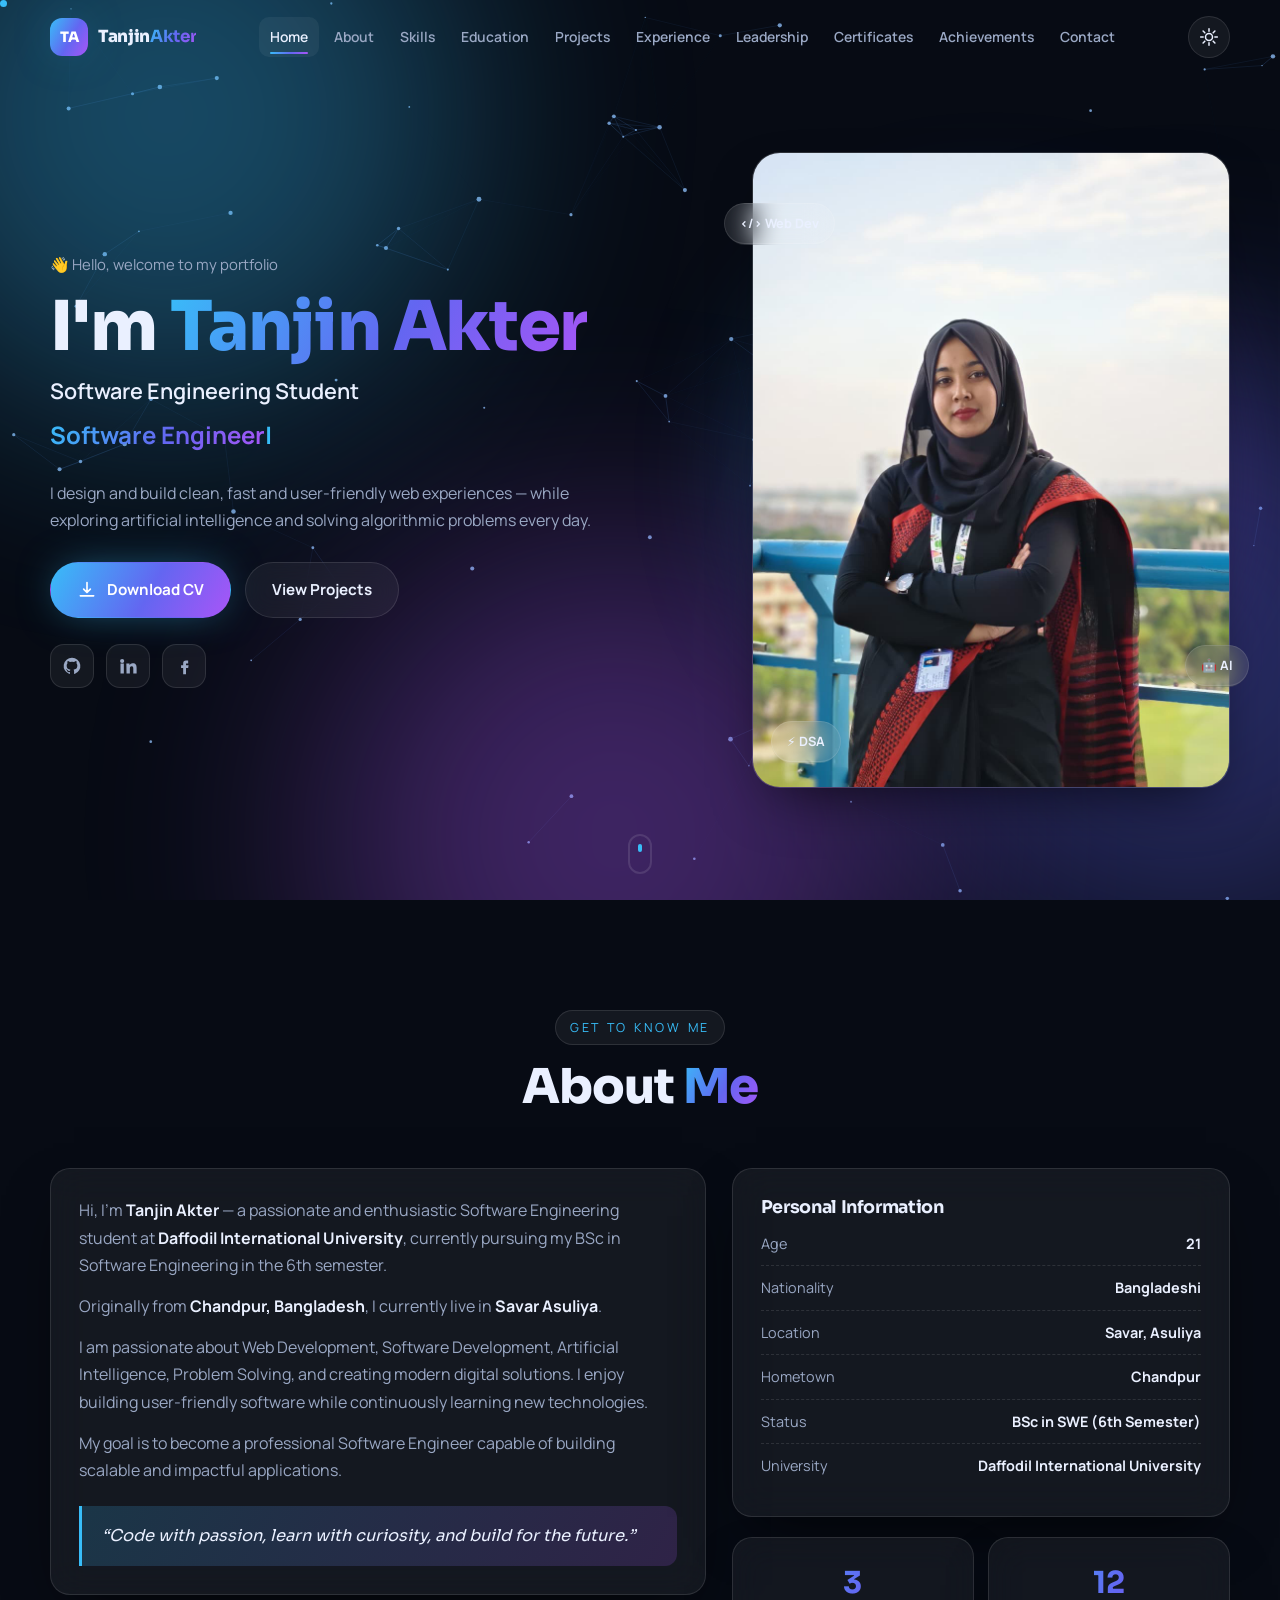
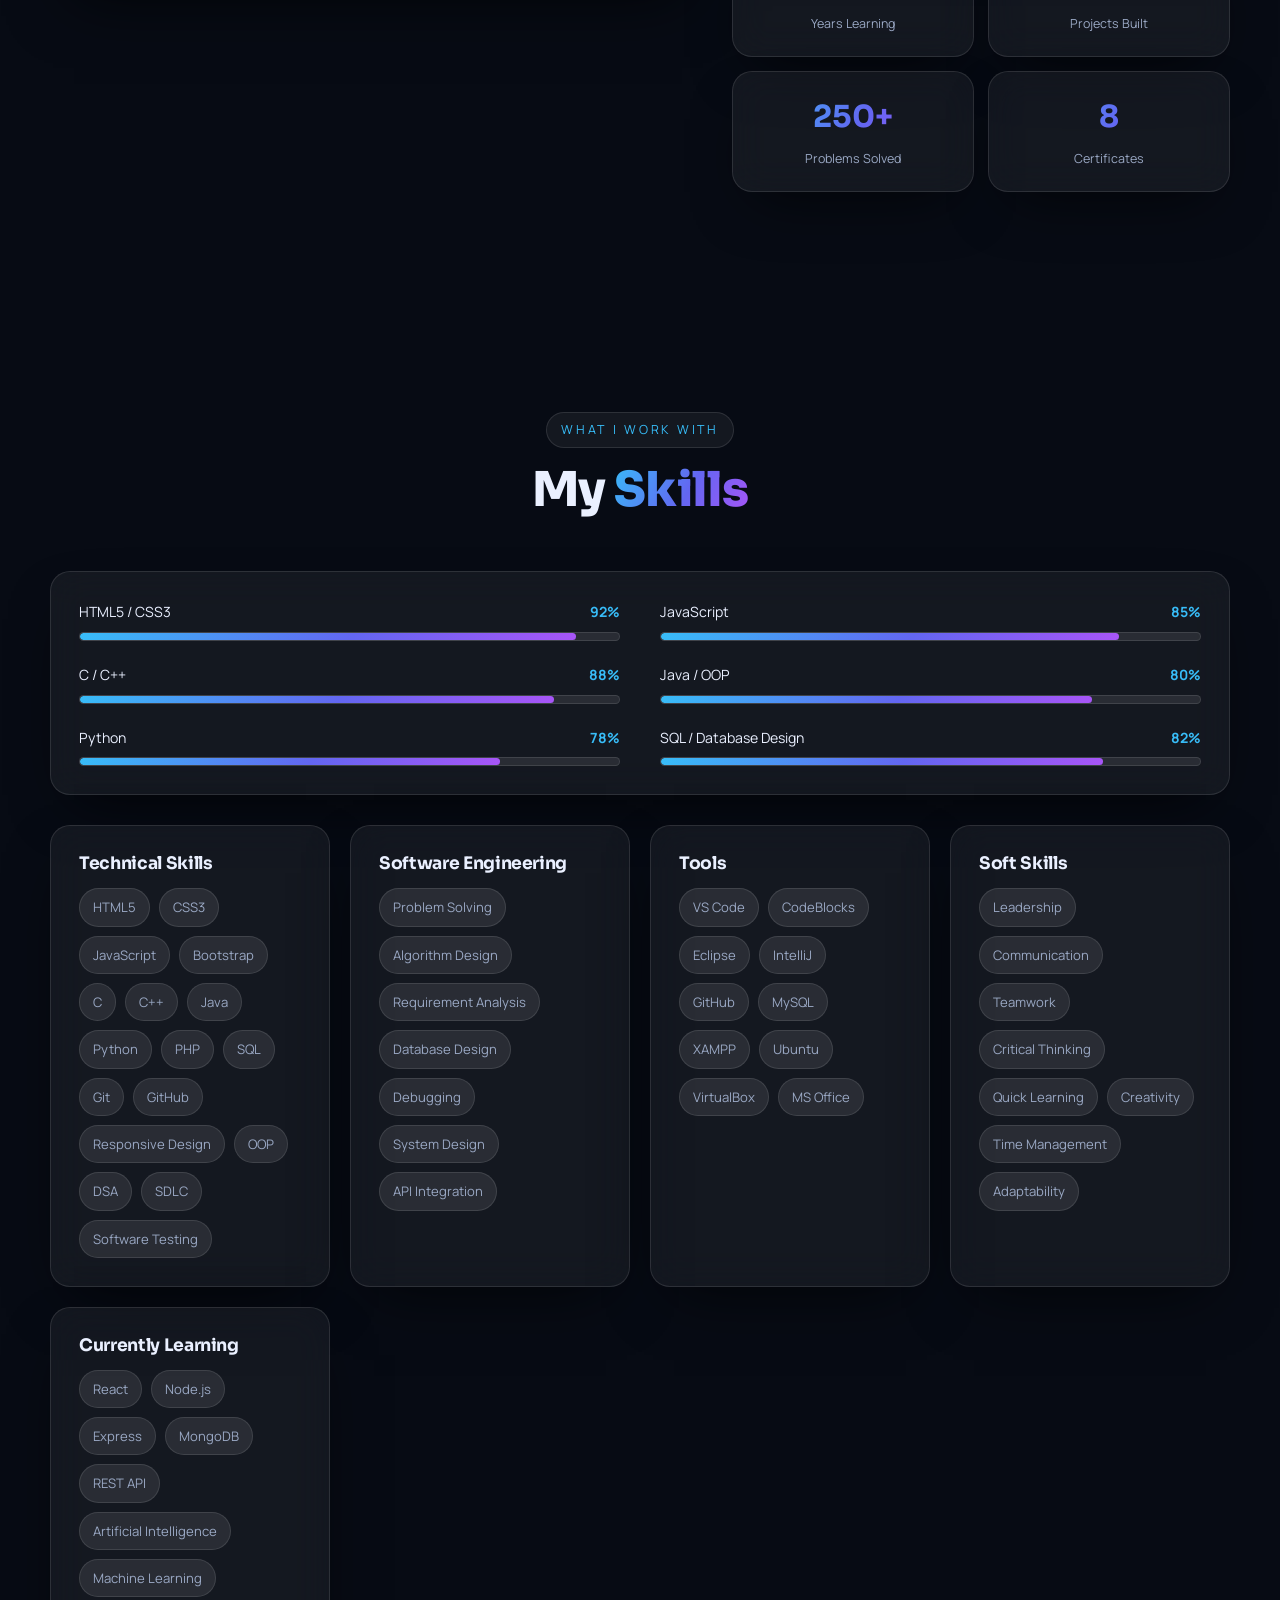
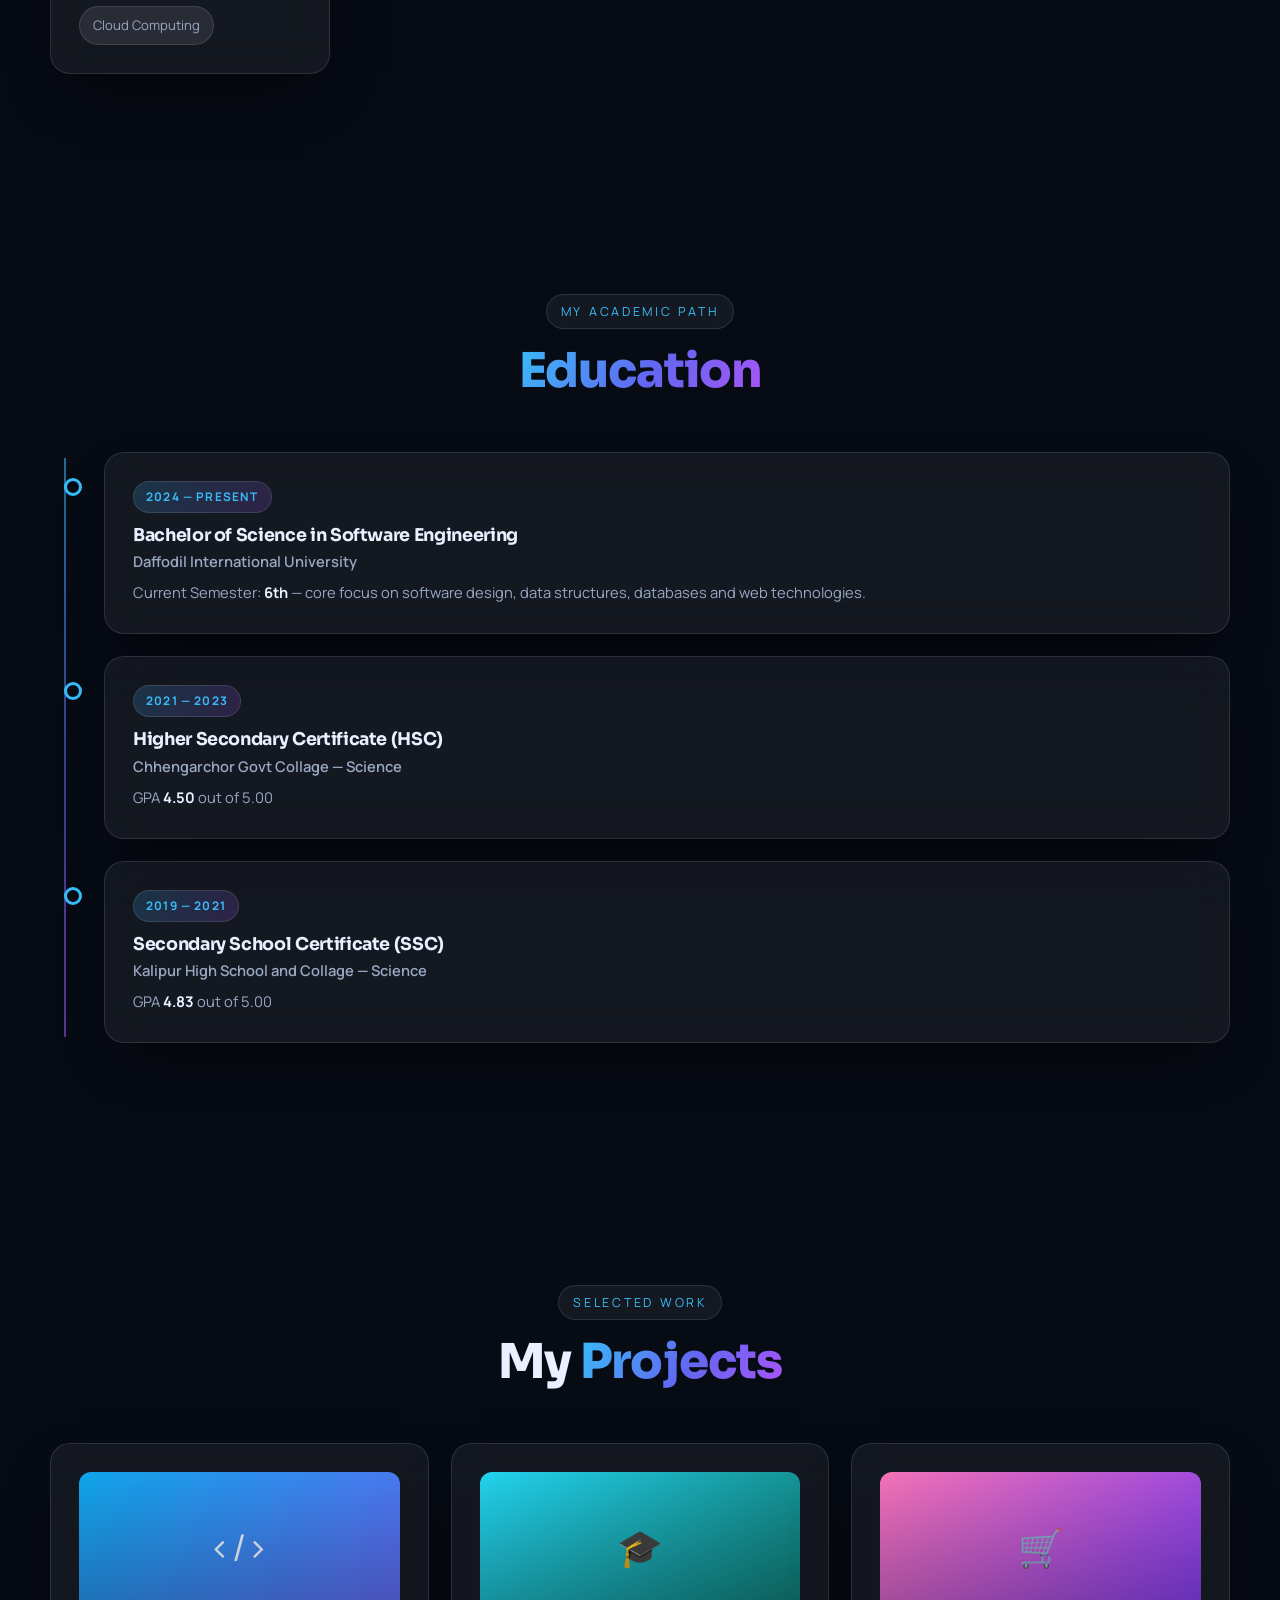
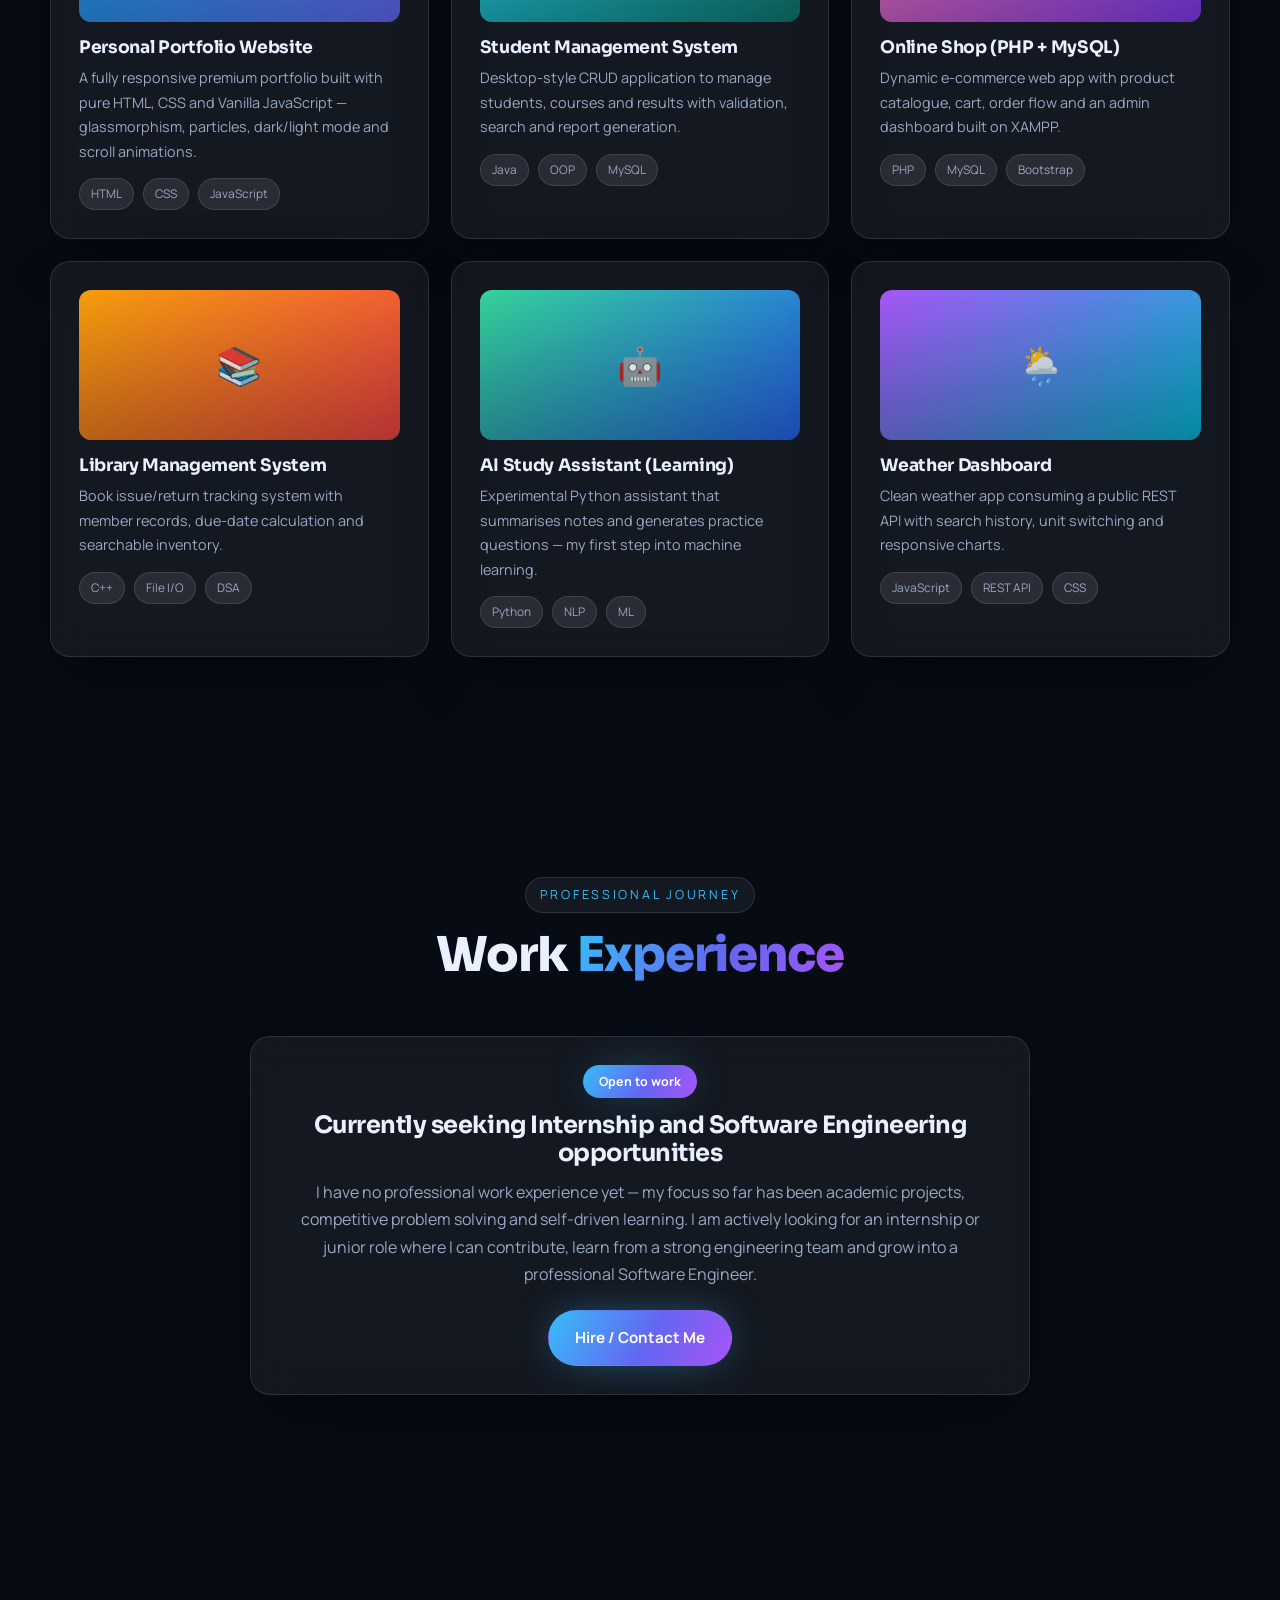
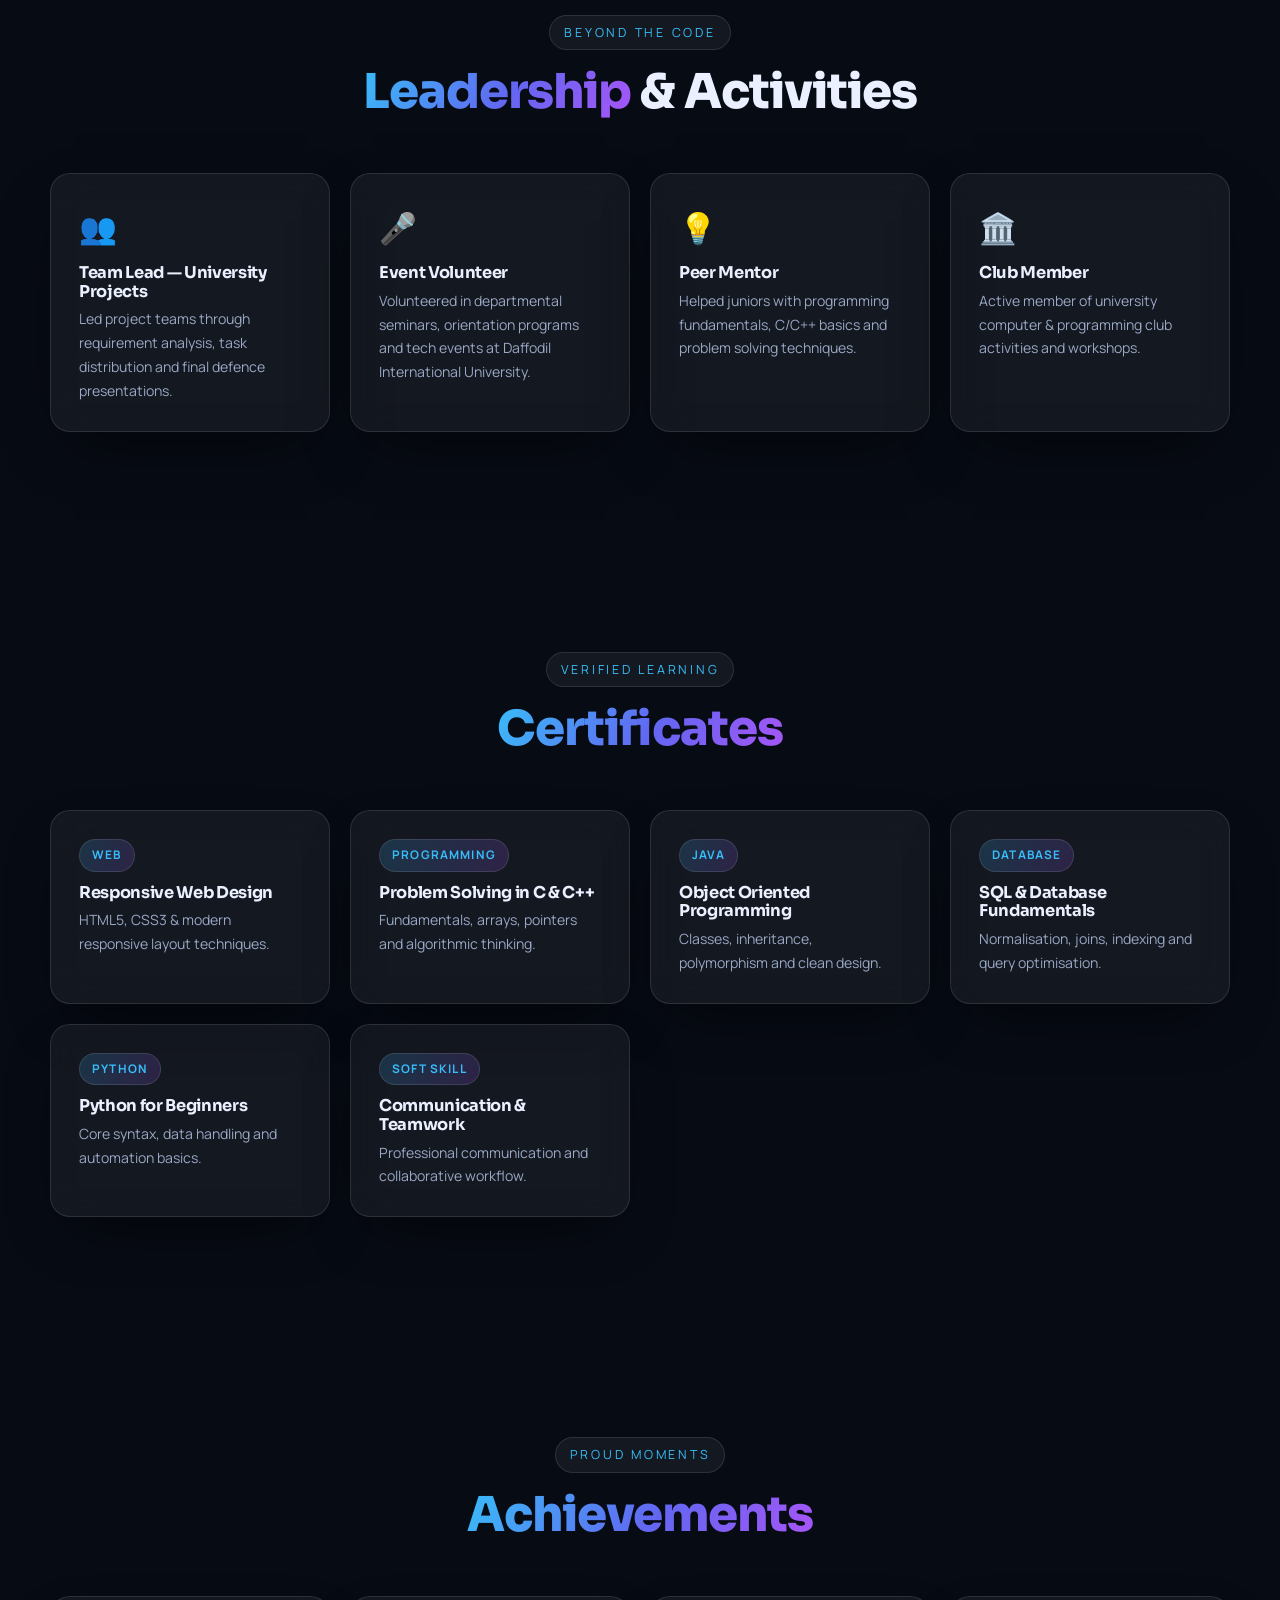
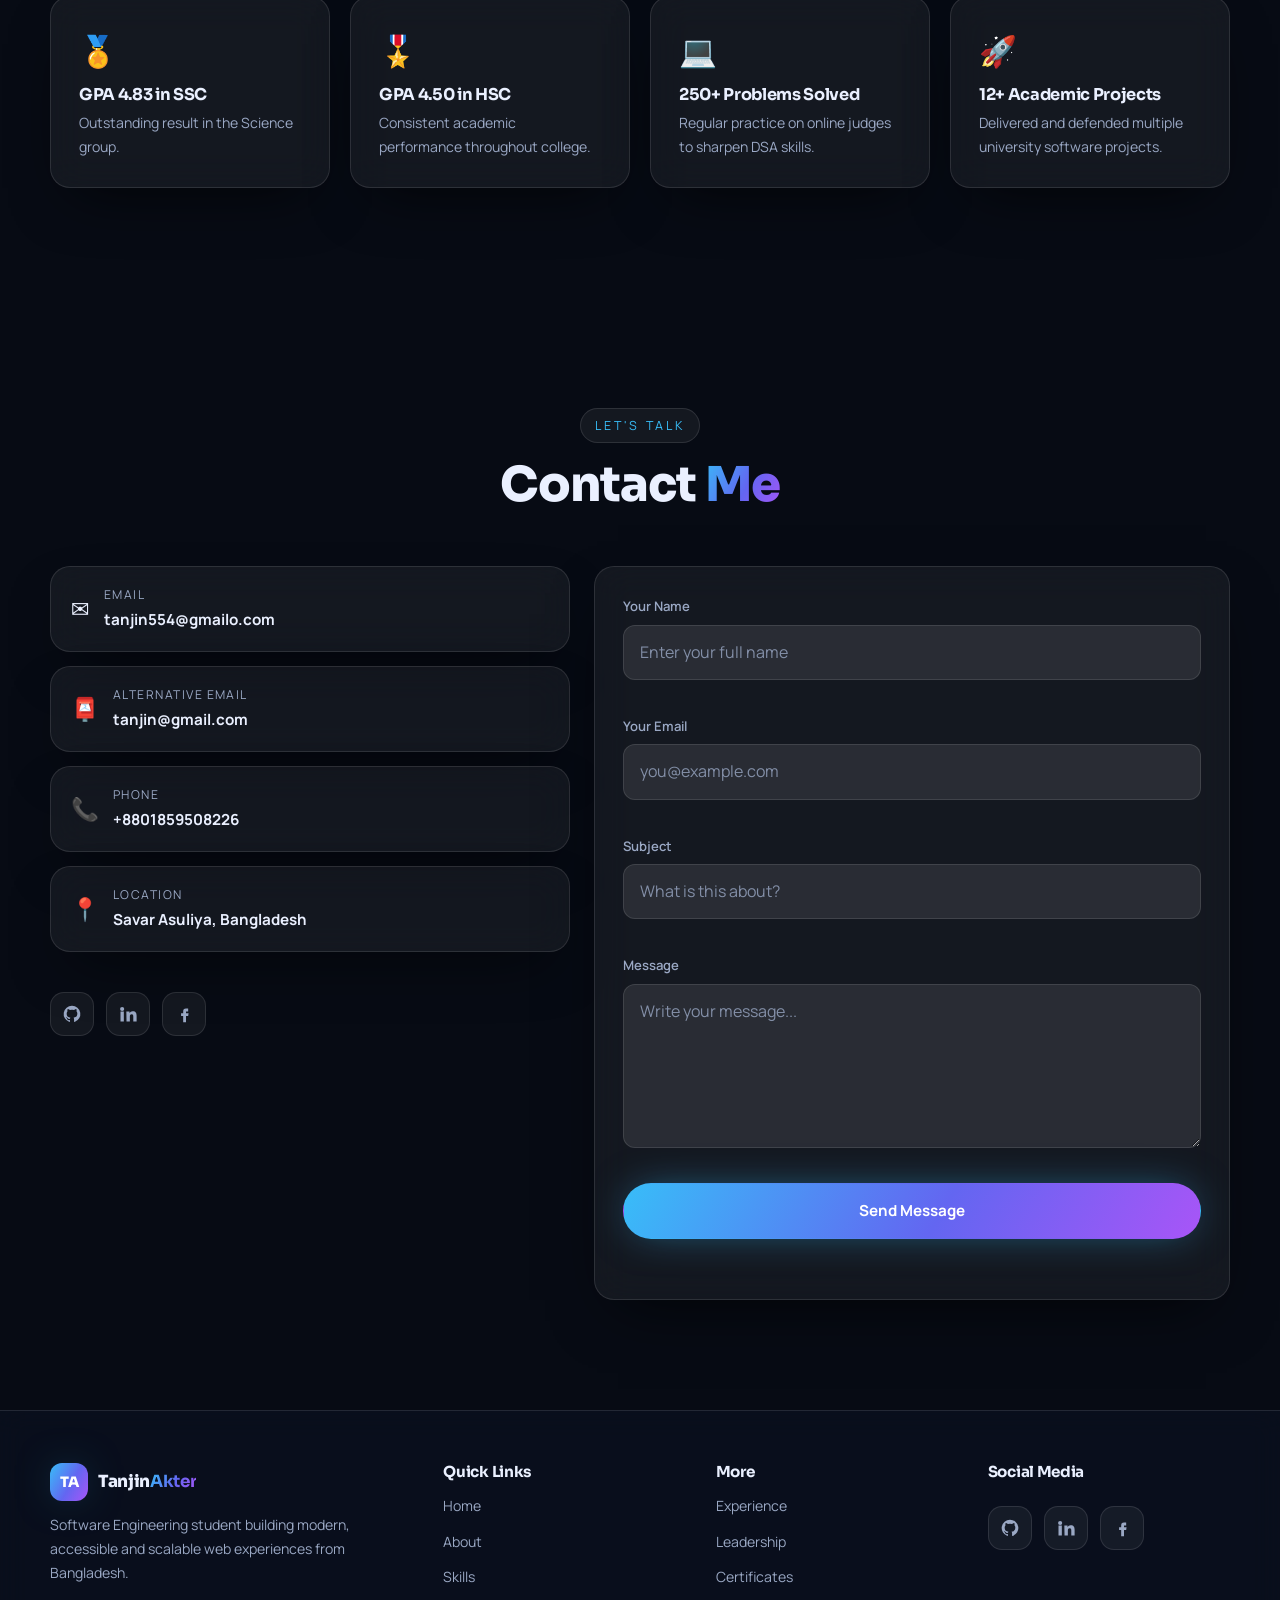
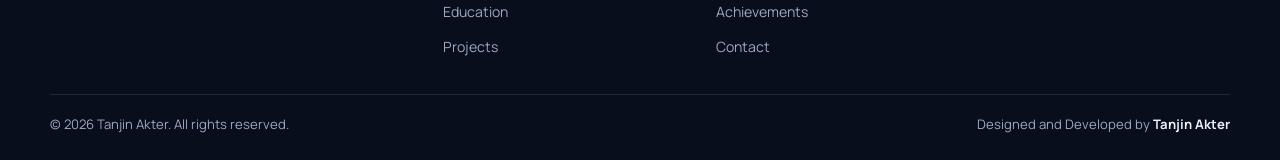
<file: index.html>
<!DOCTYPE html>
<!--
  Tanjin Akter — Personal Portfolio
  Pure HTML5 + CSS3 + Vanilla JavaScript (no frameworks, no CDN libraries)
-->
<html lang="en" data-theme="dark">
<head>
  <meta charset="UTF-8" />
  <meta name="viewport" content="width=device-width, initial-scale=1.0" />
  <meta name="theme-color" content="#0b1120" />

  <!-- ===== SEO META TAGS ===== -->
  <title>Tanjin Akter — Software Engineering Student &amp; Web Developer</title>
  <meta name="description" content="Portfolio of Tanjin Akter, Software Engineering student at Daffodil International University — web developer, problem solver and AI enthusiast based in Savar, Bangladesh." />
  <meta name="author" content="Tanjin Akter" />
  <meta name="keywords" content="Tanjin Akter, Software Engineer, Web Developer, Portfolio, Daffodil International University, Bangladesh" />
  <link rel="canonical" href="./index.html" />

  <!-- ===== OPEN GRAPH / TWITTER ===== -->
  <meta property="og:type" content="website" />
  <meta property="og:title" content="Tanjin Akter — Software Engineering Student &amp; Web Developer" />
  <meta property="og:description" content="Premium portfolio of Tanjin Akter — web development, software engineering and AI enthusiast." />
  <meta property="og:image" content="profile.jpg" />
  <meta name="twitter:card" content="summary_large_image" />
  <meta name="twitter:title" content="Tanjin Akter — Software Engineering Student" />
  <meta name="twitter:description" content="Premium portfolio of Tanjin Akter — web development, software engineering and AI enthusiast." />

  <!-- ===== FAVICON ===== -->
  <link rel="icon" href="assets/icons/favicon.svg" type="image/svg+xml" />

  <!-- ===== FONTS + STYLES ===== -->
  <link rel="preconnect" href="https://fonts.googleapis.com" />
  <link rel="preconnect" href="https://fonts.gstatic.com" crossorigin />
  <link href="https://fonts.googleapis.com/css2?family=Sora:wght@400;600;700;800&family=Manrope:wght@300;400;500;600;700&display=swap" rel="stylesheet" />
  <link rel="stylesheet" href="style.css" />

  <!-- ===== STRUCTURED DATA ===== -->
  <script type="application/ld+json">
  {
    "@context": "https://schema.org",
    "@type": "Person",
    "name": "Tanjin Akter",
    "jobTitle": "Software Engineering Student",
    "email": "tanjin554@gmailo.com",
    "telephone": "+8801859508226",
    "address": { "@type": "PostalAddress", "addressLocality": "Savar, Asuliya", "addressCountry": "Bangladesh" },
    "alumniOf": "Daffodil International University"
  }
  </script>
</head>

<body>
  <!-- ===== LOADING SCREEN ===== -->
  <div class="loader" id="loader" aria-hidden="true">
    <div class="loader__ring"></div>
    <div class="loader__name">TANJIN AKTER</div>
    <div class="loader__bar"><span></span></div>
  </div>

  <!-- ===== CUSTOM CURSOR ===== -->
  <div class="cursor" id="cursorDot" aria-hidden="true"></div>
  <div class="cursor-ring" id="cursorRing" aria-hidden="true"></div>

  <!-- ===== SCROLL PROGRESS BAR ===== -->
  <div class="progress" id="progress" aria-hidden="true"></div>

  <!-- ===== ANIMATED PARTICLE BACKGROUND ===== -->
  <canvas id="particles" class="particles" aria-hidden="true"></canvas>
  <div class="aurora" aria-hidden="true"><span></span><span></span><span></span></div>

  <!-- ===== NAVBAR ===== -->
  <header class="nav" id="nav">
    <div class="container nav__inner">
      <a href="#home" class="brand" aria-label="Tanjin Akter home">
        <span class="brand__mark">TA</span>
        <span class="brand__text">Tanjin<b>Akter</b></span>
      </a>

      <nav class="nav__links" id="navLinks" aria-label="Main navigation">
        <a href="#home" class="active">Home</a>
        <a href="#about">About</a>
        <a href="#skills">Skills</a>
        <a href="#education">Education</a>
        <a href="#projects">Projects</a>
        <a href="#experience">Experience</a>
        <a href="#leadership">Leadership</a>
        <a href="#certificates">Certificates</a>
        <a href="#achievements">Achievements</a>
        <a href="#contact">Contact</a>
      </nav>

      <div class="nav__actions">
        <button class="icon-btn" id="themeToggle" aria-label="Toggle dark and light mode">
          <svg class="ico-sun" viewBox="0 0 24 24"><circle cx="12" cy="12" r="4.2"/><g><path d="M12 2v3M12 19v3M2 12h3M19 12h3M4.9 4.9l2.1 2.1M17 17l2.1 2.1M19.1 4.9L17 7M7 17l-2.1 2.1"/></g></svg>
          <svg class="ico-moon" viewBox="0 0 24 24"><path d="M20 14.5A8.5 8.5 0 1 1 9.5 4a7 7 0 0 0 10.5 10.5z"/></svg>
        </button>
        <button class="burger" id="burger" aria-label="Open menu" aria-expanded="false"><span></span><span></span><span></span></button>
      </div>
    </div>
  </header>

  <main>
    <!-- ============ HOME / HERO ============ -->
    <section id="home" class="hero section">
      <div class="container hero__grid">
        <div class="hero__copy">
          <p class="eyebrow reveal">👋 Hello, welcome to my portfolio</p>
          <h1 class="hero__title reveal">I'm <span class="grad">Tanjin Akter</span></h1>
          <p class="hero__role reveal">Software Engineering Student</p>
          <p class="hero__typing reveal">
            <span class="typed" id="typed"></span><span class="caret">|</span>
          </p>
          <p class="hero__desc reveal">
            I design and build clean, fast and user-friendly web experiences — while exploring
            artificial intelligence and solving algorithmic problems every day.
          </p>

          <div class="hero__btns reveal">
            <a class="btn btn--primary" href="assets/Tanjin_Akter_CV.pdf" download>
              <svg viewBox="0 0 24 24"><path d="M12 3v12m0 0l-4-4m4 4l4-4M4 19h16"/></svg> Download CV
            </a>
            <a class="btn btn--ghost" href="#projects">View Projects</a>
          </div>

          <div class="socials reveal" aria-label="Social links">
            <a href="https://github.com/" target="_blank" rel="noopener" aria-label="GitHub" class="soc">
              <svg viewBox="0 0 24 24"><path d="M12 2a10 10 0 0 0-3.16 19.49c.5.09.68-.22.68-.48v-1.7c-2.78.6-3.37-1.34-3.37-1.34-.45-1.16-1.11-1.47-1.11-1.47-.9-.62.07-.6.07-.6 1 .07 1.53 1.03 1.53 1.03.89 1.53 2.34 1.09 2.91.83.09-.65.35-1.09.63-1.34-2.22-.25-4.56-1.11-4.56-4.95 0-1.09.39-1.98 1.03-2.68-.1-.25-.45-1.27.1-2.64 0 0 .84-.27 2.75 1.02a9.5 9.5 0 0 1 5 0c1.91-1.29 2.75-1.02 2.75-1.02.55 1.37.2 2.39.1 2.64.64.7 1.03 1.59 1.03 2.68 0 3.85-2.34 4.7-4.57 4.95.36.31.68.92.68 1.85v2.74c0 .27.18.58.69.48A10 10 0 0 0 12 2z"/></svg>
            </a>
            <a href="https://linkedin.com/" target="_blank" rel="noopener" aria-label="LinkedIn" class="soc">
              <svg viewBox="0 0 24 24"><path d="M4.98 3.5a2.5 2.5 0 1 1 0 5 2.5 2.5 0 0 1 0-5zM3 9h4v12H3zM10 9h3.8v1.7h.05A4.17 4.17 0 0 1 17.6 8.7c4 0 4.74 2.5 4.74 5.76V21h-4v-5.6c0-1.34-.03-3.07-1.9-3.07-1.9 0-2.2 1.46-2.2 2.97V21h-4z"/></svg>
            </a>
            <a href="https://facebook.com/" target="_blank" rel="noopener" aria-label="Facebook" class="soc">
              <svg viewBox="0 0 24 24"><path d="M14 9h3V5.5h-2.6C11.9 5.5 11 7 11 9.2V11H8.5v3.5H11V22h3.4v-7.5H17L17.5 11H14.4V9.6c0-.4.2-.6.6-.6z"/></svg>
            </a>
          </div>
        </div>

        <div class="hero__photo reveal">
          <div class="photo-glow"></div>
          <div class="photo-frame tilt">
            <img src="profile.jpg" alt="Portrait of Tanjin Akter" width="520" height="693" />
          </div>
          <div class="float-chip chip1">&lt;/&gt; Web Dev</div>
          <div class="float-chip chip2">🤖 AI</div>
          <div class="float-chip chip3">⚡ DSA</div>
        </div>
      </div>

      <a href="#about" class="scroll-hint" aria-label="Scroll down"><span></span></a>
    </section>

    <!-- ============ ABOUT ============ -->
    <section id="about" class="section">
      <div class="container">
        <header class="sec-head reveal">
          <span class="sec-kicker">Get to know me</span>
          <h2 class="sec-title">About <span class="grad">Me</span></h2>
        </header>

        <div class="about__grid">
          <article class="glass card about__text reveal">
            <p>Hi, I'm <strong>Tanjin Akter</strong> — a passionate and enthusiastic Software Engineering student at
              <strong>Daffodil International University</strong>, currently pursuing my BSc in Software Engineering in the 6th semester.</p>
            <p>Originally from <strong>Chandpur, Bangladesh</strong>, I currently live in <strong>Savar Asuliya</strong>.</p>
            <p>I am passionate about Web Development, Software Development, Artificial Intelligence, Problem Solving,
              and creating modern digital solutions. I enjoy building user-friendly software while continuously learning new technologies.</p>
            <p>My goal is to become a professional Software Engineer capable of building scalable and impactful applications.</p>
            <blockquote class="quote">“Code with passion, learn with curiosity, and build for the future.”</blockquote>
          </article>

          <aside class="about__info reveal">
            <div class="glass card info-card">
              <h3 class="info-title">Personal Information</h3>
              <ul class="info-list">
                <li><span>Age</span><b>21</b></li>
                <li><span>Nationality</span><b>Bangladeshi</b></li>
                <li><span>Location</span><b>Savar, Asuliya</b></li>
                <li><span>Hometown</span><b>Chandpur</b></li>
                <li><span>Status</span><b>BSc in SWE (6th Semester)</b></li>
                <li><span>University</span><b>Daffodil International University</b></li>
              </ul>
            </div>

            <div class="counters">
              <div class="glass card counter"><b class="count" data-target="3">0</b><span>Years Learning</span></div>
              <div class="glass card counter"><b class="count" data-target="12">0</b><span>Projects Built</span></div>
              <div class="glass card counter"><b class="count" data-target="250">0</b><span>Problems Solved</span></div>
              <div class="glass card counter"><b class="count" data-target="8">0</b><span>Certificates</span></div>
            </div>
          </aside>
        </div>
      </div>
    </section>

    <!-- ============ SKILLS ============ -->
    <section id="skills" class="section">
      <div class="container">
        <header class="sec-head reveal">
          <span class="sec-kicker">What I work with</span>
          <h2 class="sec-title">My <span class="grad">Skills</span></h2>
        </header>

        <!-- Animated progress bars -->
        <div class="bars glass card reveal">
          <div class="bar"><div class="bar__top"><span>HTML5 / CSS3</span><b>92%</b></div><div class="bar__track"><i data-w="92"></i></div></div>
          <div class="bar"><div class="bar__top"><span>JavaScript</span><b>85%</b></div><div class="bar__track"><i data-w="85"></i></div></div>
          <div class="bar"><div class="bar__top"><span>C / C++</span><b>88%</b></div><div class="bar__track"><i data-w="88"></i></div></div>
          <div class="bar"><div class="bar__top"><span>Java / OOP</span><b>80%</b></div><div class="bar__track"><i data-w="80"></i></div></div>
          <div class="bar"><div class="bar__top"><span>Python</span><b>78%</b></div><div class="bar__track"><i data-w="78"></i></div></div>
          <div class="bar"><div class="bar__top"><span>SQL / Database Design</span><b>82%</b></div><div class="bar__track"><i data-w="82"></i></div></div>
        </div>

        <div class="skill-grid">
          <div class="glass card skill-card reveal">
            <h3>Technical Skills</h3>
            <div class="tags">
              <span>HTML5</span><span>CSS3</span><span>JavaScript</span><span>Bootstrap</span><span>C</span><span>C++</span>
              <span>Java</span><span>Python</span><span>PHP</span><span>SQL</span><span>Git</span><span>GitHub</span>
              <span>Responsive Design</span><span>OOP</span><span>DSA</span><span>SDLC</span><span>Software Testing</span>
            </div>
          </div>
          <div class="glass card skill-card reveal">
            <h3>Software Engineering</h3>
            <div class="tags">
              <span>Problem Solving</span><span>Algorithm Design</span><span>Requirement Analysis</span>
              <span>Database Design</span><span>Debugging</span><span>System Design</span><span>API Integration</span>
            </div>
          </div>
          <div class="glass card skill-card reveal">
            <h3>Tools</h3>
            <div class="tags">
              <span>VS Code</span><span>CodeBlocks</span><span>Eclipse</span><span>IntelliJ</span><span>GitHub</span>
              <span>MySQL</span><span>XAMPP</span><span>Ubuntu</span><span>VirtualBox</span><span>MS Office</span>
            </div>
          </div>
          <div class="glass card skill-card reveal">
            <h3>Soft Skills</h3>
            <div class="tags">
              <span>Leadership</span><span>Communication</span><span>Teamwork</span><span>Critical Thinking</span>
              <span>Quick Learning</span><span>Creativity</span><span>Time Management</span><span>Adaptability</span>
            </div>
          </div>
          <div class="glass card skill-card reveal">
            <h3>Currently Learning</h3>
            <div class="tags">
              <span>React</span><span>Node.js</span><span>Express</span><span>MongoDB</span><span>REST API</span>
              <span>Artificial Intelligence</span><span>Machine Learning</span><span>Cloud Computing</span>
            </div>
          </div>
        </div>
      </div>
    </section>

    <!-- ============ EDUCATION ============ -->
    <section id="education" class="section">
      <div class="container">
        <header class="sec-head reveal">
          <span class="sec-kicker">My academic path</span>
          <h2 class="sec-title"><span class="grad">Education</span></h2>
        </header>

        <div class="timeline">
          <article class="tl-item reveal">
            <div class="tl-dot"></div>
            <div class="glass card tl-card">
              <span class="pill">2024 — Present</span>
              <h3>Bachelor of Science in Software Engineering</h3>
              <p class="tl-org">Daffodil International University</p>
              <p>Current Semester: <strong>6th</strong> — core focus on software design, data structures, databases and web technologies.</p>
            </div>
          </article>

          <article class="tl-item reveal">
            <div class="tl-dot"></div>
            <div class="glass card tl-card">
              <span class="pill">2021 — 2023</span>
              <h3>Higher Secondary Certificate (HSC)</h3>
              <p class="tl-org">Chhengarchor Govt Collage — Science</p>
              <p>GPA <strong>4.50</strong> out of 5.00</p>
            </div>
          </article>

          <article class="tl-item reveal">
            <div class="tl-dot"></div>
            <div class="glass card tl-card">
              <span class="pill">2019 — 2021</span>
              <h3>Secondary School Certificate (SSC)</h3>
              <p class="tl-org">Kalipur High School and Collage — Science</p>
              <p>GPA <strong>4.83</strong> out of 5.00</p>
            </div>
          </article>
        </div>
      </div>
    </section>

    <!-- ============ PROJECTS ============ -->
    <section id="projects" class="section">
      <div class="container">
        <header class="sec-head reveal">
          <span class="sec-kicker">Selected work</span>
          <h2 class="sec-title">My <span class="grad">Projects</span></h2>
        </header>

        <div class="proj-grid">
          <article class="glass card proj reveal">
            <div class="proj__thumb t1"><span>&lt;/&gt;</span></div>
            <h3>Personal Portfolio Website</h3>
            <p>A fully responsive premium portfolio built with pure HTML, CSS and Vanilla JavaScript — glassmorphism, particles, dark/light mode and scroll animations.</p>
            <div class="tags sm"><span>HTML</span><span>CSS</span><span>JavaScript</span></div>
          </article>

          <article class="glass card proj reveal">
            <div class="proj__thumb t2"><span>🎓</span></div>
            <h3>Student Management System</h3>
            <p>Desktop-style CRUD application to manage students, courses and results with validation, search and report generation.</p>
            <div class="tags sm"><span>Java</span><span>OOP</span><span>MySQL</span></div>
          </article>

          <article class="glass card proj reveal">
            <div class="proj__thumb t3"><span>🛒</span></div>
            <h3>Online Shop (PHP + MySQL)</h3>
            <p>Dynamic e-commerce web app with product catalogue, cart, order flow and an admin dashboard built on XAMPP.</p>
            <div class="tags sm"><span>PHP</span><span>MySQL</span><span>Bootstrap</span></div>
          </article>

          <article class="glass card proj reveal">
            <div class="proj__thumb t4"><span>📚</span></div>
            <h3>Library Management System</h3>
            <p>Book issue/return tracking system with member records, due-date calculation and searchable inventory.</p>
            <div class="tags sm"><span>C++</span><span>File I/O</span><span>DSA</span></div>
          </article>

          <article class="glass card proj reveal">
            <div class="proj__thumb t5"><span>🤖</span></div>
            <h3>AI Study Assistant (Learning)</h3>
            <p>Experimental Python assistant that summarises notes and generates practice questions — my first step into machine learning.</p>
            <div class="tags sm"><span>Python</span><span>NLP</span><span>ML</span></div>
          </article>

          <article class="glass card proj reveal">
            <div class="proj__thumb t6"><span>🌦️</span></div>
            <h3>Weather Dashboard</h3>
            <p>Clean weather app consuming a public REST API with search history, unit switching and responsive charts.</p>
            <div class="tags sm"><span>JavaScript</span><span>REST API</span><span>CSS</span></div>
          </article>
        </div>
      </div>
    </section>

    <!-- ============ EXPERIENCE ============ -->
    <section id="experience" class="section">
      <div class="container">
        <header class="sec-head reveal">
          <span class="sec-kicker">Professional journey</span>
          <h2 class="sec-title">Work <span class="grad">Experience</span></h2>
        </header>

        <div class="glass card exp reveal">
          <div class="exp__badge">Open to work</div>
          <h3>Currently seeking Internship and Software Engineering opportunities</h3>
          <p>I have no professional work experience yet — my focus so far has been academic projects, competitive
             problem solving and self-driven learning. I am actively looking for an internship or junior role where I can
             contribute, learn from a strong engineering team and grow into a professional Software Engineer.</p>
          <a class="btn btn--primary" href="#contact">Hire / Contact Me</a>
        </div>
      </div>
    </section>

    <!-- ============ LEADERSHIP ============ -->
    <section id="leadership" class="section">
      <div class="container">
        <header class="sec-head reveal">
          <span class="sec-kicker">Beyond the code</span>
          <h2 class="sec-title"><span class="grad">Leadership</span> &amp; Activities</h2>
        </header>

        <div class="mini-grid">
          <div class="glass card mini reveal"><div class="mini__ico">👥</div><h3>Team Lead — University Projects</h3><p>Led project teams through requirement analysis, task distribution and final defence presentations.</p></div>
          <div class="glass card mini reveal"><div class="mini__ico">🎤</div><h3>Event Volunteer</h3><p>Volunteered in departmental seminars, orientation programs and tech events at Daffodil International University.</p></div>
          <div class="glass card mini reveal"><div class="mini__ico">💡</div><h3>Peer Mentor</h3><p>Helped juniors with programming fundamentals, C/C++ basics and problem solving techniques.</p></div>
          <div class="glass card mini reveal"><div class="mini__ico">🏛️</div><h3>Club Member</h3><p>Active member of university computer &amp; programming club activities and workshops.</p></div>
        </div>
      </div>
    </section>

    <!-- ============ CERTIFICATES ============ -->
    <section id="certificates" class="section">
      <div class="container">
        <header class="sec-head reveal">
          <span class="sec-kicker">Verified learning</span>
          <h2 class="sec-title"><span class="grad">Certificates</span></h2>
        </header>

        <div class="mini-grid">
          <div class="glass card cert reveal"><span class="pill">Web</span><h3>Responsive Web Design</h3><p>HTML5, CSS3 &amp; modern responsive layout techniques.</p></div>
          <div class="glass card cert reveal"><span class="pill">Programming</span><h3>Problem Solving in C &amp; C++</h3><p>Fundamentals, arrays, pointers and algorithmic thinking.</p></div>
          <div class="glass card cert reveal"><span class="pill">Java</span><h3>Object Oriented Programming</h3><p>Classes, inheritance, polymorphism and clean design.</p></div>
          <div class="glass card cert reveal"><span class="pill">Database</span><h3>SQL &amp; Database Fundamentals</h3><p>Normalisation, joins, indexing and query optimisation.</p></div>
          <div class="glass card cert reveal"><span class="pill">Python</span><h3>Python for Beginners</h3><p>Core syntax, data handling and automation basics.</p></div>
          <div class="glass card cert reveal"><span class="pill">Soft Skill</span><h3>Communication &amp; Teamwork</h3><p>Professional communication and collaborative workflow.</p></div>
        </div>
      </div>
    </section>

    <!-- ============ ACHIEVEMENTS ============ -->
    <section id="achievements" class="section">
      <div class="container">
        <header class="sec-head reveal">
          <span class="sec-kicker">Proud moments</span>
          <h2 class="sec-title"><span class="grad">Achievements</span></h2>
        </header>

        <div class="mini-grid">
          <div class="glass card mini reveal"><div class="mini__ico">🏅</div><h3>GPA 4.83 in SSC</h3><p>Outstanding result in the Science group.</p></div>
          <div class="glass card mini reveal"><div class="mini__ico">🎖️</div><h3>GPA 4.50 in HSC</h3><p>Consistent academic performance throughout college.</p></div>
          <div class="glass card mini reveal"><div class="mini__ico">💻</div><h3>250+ Problems Solved</h3><p>Regular practice on online judges to sharpen DSA skills.</p></div>
          <div class="glass card mini reveal"><div class="mini__ico">🚀</div><h3>12+ Academic Projects</h3><p>Delivered and defended multiple university software projects.</p></div>
        </div>
      </div>
    </section>

    <!-- ============ CONTACT ============ -->
    <section id="contact" class="section">
      <div class="container">
        <header class="sec-head reveal">
          <span class="sec-kicker">Let's talk</span>
          <h2 class="sec-title">Contact <span class="grad">Me</span></h2>
        </header>

        <div class="contact__grid">
          <div class="contact__info reveal">
            <a class="glass card ct" href="mailto:tanjin554@gmailo.com"><div class="ct__ico">✉️</div><div><span>Email</span><b>tanjin554@gmailo.com</b></div></a>
            <a class="glass card ct" href="mailto:tanjin@gmail.com"><div class="ct__ico">📮</div><div><span>Alternative Email</span><b>tanjin@gmail.com</b></div></a>
            <a class="glass card ct" href="tel:+8801859508226"><div class="ct__ico">📞</div><div><span>Phone</span><b>+8801859508226</b></div></a>
            <div class="glass card ct"><div class="ct__ico">📍</div><div><span>Location</span><b>Savar Asuliya, Bangladesh</b></div></div>

            <div class="socials">
              <a href="https://github.com/" target="_blank" rel="noopener" aria-label="GitHub" class="soc"><svg viewBox="0 0 24 24"><path d="M12 2a10 10 0 0 0-3.16 19.49c.5.09.68-.22.68-.48v-1.7c-2.78.6-3.37-1.34-3.37-1.34-.45-1.16-1.11-1.47-1.11-1.47-.9-.62.07-.6.07-.6 1 .07 1.53 1.03 1.53 1.03.89 1.53 2.34 1.09 2.91.83.09-.65.35-1.09.63-1.34-2.22-.25-4.56-1.11-4.56-4.95 0-1.09.39-1.98 1.03-2.68-.1-.25-.45-1.27.1-2.64 0 0 .84-.27 2.75 1.02a9.5 9.5 0 0 1 5 0c1.91-1.29 2.75-1.02 2.75-1.02.55 1.37.2 2.39.1 2.64.64.7 1.03 1.59 1.03 2.68 0 3.85-2.34 4.7-4.57 4.95.36.31.68.92.68 1.85v2.74c0 .27.18.58.69.48A10 10 0 0 0 12 2z"/></svg></a>
              <a href="https://linkedin.com/" target="_blank" rel="noopener" aria-label="LinkedIn" class="soc"><svg viewBox="0 0 24 24"><path d="M4.98 3.5a2.5 2.5 0 1 1 0 5 2.5 2.5 0 0 1 0-5zM3 9h4v12H3zM10 9h3.8v1.7h.05A4.17 4.17 0 0 1 17.6 8.7c4 0 4.74 2.5 4.74 5.76V21h-4v-5.6c0-1.34-.03-3.07-1.9-3.07-1.9 0-2.2 1.46-2.2 2.97V21h-4z"/></svg></a>
              <a href="https://facebook.com/" target="_blank" rel="noopener" aria-label="Facebook" class="soc"><svg viewBox="0 0 24 24"><path d="M14 9h3V5.5h-2.6C11.9 5.5 11 7 11 9.2V11H8.5v3.5H11V22h3.4v-7.5H17L17.5 11H14.4V9.6c0-.4.2-.6.6-.6z"/></svg></a>
            </div>
          </div>

          <form class="glass card form reveal" id="contactForm" novalidate>
            <div class="field">
              <label for="name">Your Name</label>
              <input type="text" id="name" name="name" placeholder="Enter your full name" required />
              <small class="err" data-for="name"></small>
            </div>
            <div class="field">
              <label for="email">Your Email</label>
              <input type="email" id="email" name="email" placeholder="you@example.com" required />
              <small class="err" data-for="email"></small>
            </div>
            <div class="field">
              <label for="subject">Subject</label>
              <input type="text" id="subject" name="subject" placeholder="What is this about?" required />
              <small class="err" data-for="subject"></small>
            </div>
            <div class="field">
              <label for="message">Message</label>
              <textarea id="message" name="message" rows="5" placeholder="Write your message..." required></textarea>
              <small class="err" data-for="message"></small>
            </div>
            <button type="submit" class="btn btn--primary btn--full">Send Message</button>
            <p class="form__note" id="formNote" role="status"></p>
          </form>
        </div>
      </div>
    </section>
  </main>

  <!-- ============ FOOTER ============ -->
  <footer class="footer">
    <div class="container footer__grid">
      <div>
        <a href="#home" class="brand"><span class="brand__mark">TA</span><span class="brand__text">Tanjin<b>Akter</b></span></a>
        <p class="footer__about">Software Engineering student building modern, accessible and scalable web experiences from Bangladesh.</p>
      </div>
      <div>
        <h4>Quick Links</h4>
        <ul class="footer__links">
          <li><a href="#home">Home</a></li><li><a href="#about">About</a></li><li><a href="#skills">Skills</a></li>
          <li><a href="#education">Education</a></li><li><a href="#projects">Projects</a></li>
        </ul>
      </div>
      <div>
        <h4>More</h4>
        <ul class="footer__links">
          <li><a href="#experience">Experience</a></li><li><a href="#leadership">Leadership</a></li>
          <li><a href="#certificates">Certificates</a></li><li><a href="#achievements">Achievements</a></li>
          <li><a href="#contact">Contact</a></li>
        </ul>
      </div>
      <div>
        <h4>Social Media</h4>
        <div class="socials">
          <a href="https://github.com/" target="_blank" rel="noopener" aria-label="GitHub" class="soc"><svg viewBox="0 0 24 24"><path d="M12 2a10 10 0 0 0-3.16 19.49c.5.09.68-.22.68-.48v-1.7c-2.78.6-3.37-1.34-3.37-1.34-.45-1.16-1.11-1.47-1.11-1.47-.9-.62.07-.6.07-.6 1 .07 1.53 1.03 1.53 1.03.89 1.53 2.34 1.09 2.91.83.09-.65.35-1.09.63-1.34-2.22-.25-4.56-1.11-4.56-4.95 0-1.09.39-1.98 1.03-2.68-.1-.25-.45-1.27.1-2.64 0 0 .84-.27 2.75 1.02a9.5 9.5 0 0 1 5 0c1.91-1.29 2.75-1.02 2.75-1.02.55 1.37.2 2.39.1 2.64.64.7 1.03 1.59 1.03 2.68 0 3.85-2.34 4.7-4.57 4.95.36.31.68.92.68 1.85v2.74c0 .27.18.58.69.48A10 10 0 0 0 12 2z"/></svg></a>
          <a href="https://linkedin.com/" target="_blank" rel="noopener" aria-label="LinkedIn" class="soc"><svg viewBox="0 0 24 24"><path d="M4.98 3.5a2.5 2.5 0 1 1 0 5 2.5 2.5 0 0 1 0-5zM3 9h4v12H3zM10 9h3.8v1.7h.05A4.17 4.17 0 0 1 17.6 8.7c4 0 4.74 2.5 4.74 5.76V21h-4v-5.6c0-1.34-.03-3.07-1.9-3.07-1.9 0-2.2 1.46-2.2 2.97V21h-4z"/></svg></a>
          <a href="https://facebook.com/" target="_blank" rel="noopener" aria-label="Facebook" class="soc"><svg viewBox="0 0 24 24"><path d="M14 9h3V5.5h-2.6C11.9 5.5 11 7 11 9.2V11H8.5v3.5H11V22h3.4v-7.5H17L17.5 11H14.4V9.6c0-.4.2-.6.6-.6z"/></svg></a>
        </div>
      </div>
    </div>
    <div class="container footer__bottom">
      <p>© <span id="year">2026</span> Tanjin Akter. All rights reserved.</p>
      <p>Designed and Developed by <strong>Tanjin Akter</strong></p>
    </div>
  </footer>

  <!-- ===== BACK TO TOP ===== -->
  <button class="to-top" id="toTop" aria-label="Back to top">↑</button>

  <script src="script.js"></script>
</body>
</html>
</file>
<file: style.css>
/* =========================================================
   Tanjin Akter — Portfolio Stylesheet
   1. Tokens & themes   2. Base    3. Layout helpers
   4. Loader/cursor/fx  5. Navbar  6. Sections
   7. Footer            8. Responsive
   ========================================================= */

/* ---------- 1. DESIGN TOKENS ---------- */
:root {
  --bg: #070b14;
  --bg-2: #0b1120;
  --surface: rgba(255, 255, 255, 0.055);
  --surface-strong: rgba(255, 255, 255, 0.09);
  --border: rgba(255, 255, 255, 0.11);
  --text: #eaf0ff;
  --muted: #9aa8c4;
  --brand: #38bdf8;
  --brand-2: #6366f1;
  --brand-3: #22d3ee;
  --grad: linear-gradient(120deg, #38bdf8, #6366f1 55%, #a855f7);
  --grad-soft: linear-gradient(120deg, rgba(56,189,248,.18), rgba(168,85,247,.18));
  --shadow: 0 24px 60px -24px rgba(0, 0, 0, .75);
  --shadow-glow: 0 0 42px -10px rgba(56, 189, 248, .55);
  --radius: 20px;
  --radius-sm: 12px;
  --maxw: 1180px;
  --ease: cubic-bezier(.22, 1, .36, 1);
}

html[data-theme="light"] {
  --bg: #f4f7fc;
  --bg-2: #ffffff;
  --surface: rgba(255, 255, 255, .72);
  --surface-strong: rgba(255, 255, 255, .92);
  --border: rgba(15, 23, 42, .10);
  --text: #0e1729;
  --muted: #4d5c78;
  --shadow: 0 22px 50px -26px rgba(15, 23, 42, .35);
  --shadow-glow: 0 0 40px -14px rgba(99, 102, 241, .5);
}

/* ---------- 2. BASE ---------- */
* { margin: 0; padding: 0; box-sizing: border-box; }
html { scroll-behavior: smooth; scroll-padding-top: 92px; -webkit-text-size-adjust: 100%; }

body {
  font-family: "Manrope", system-ui, -apple-system, "Segoe UI", sans-serif;
  background: var(--bg);
  color: var(--text);
  line-height: 1.7;
  overflow-x: hidden;
  transition: background .5s var(--ease), color .5s var(--ease);
}

h1, h2, h3, h4, .brand__text { font-family: "Sora", system-ui, sans-serif; line-height: 1.15; letter-spacing: -.02em; }
img { max-width: 100%; display: block; }
a { color: inherit; text-decoration: none; }
button, input, textarea { font: inherit; color: inherit; }
svg { width: 20px; height: 20px; fill: currentColor; }
::selection { background: rgba(99, 102, 241, .35); }

/* Scrollbar */
::-webkit-scrollbar { width: 10px; }
::-webkit-scrollbar-track { background: transparent; }
::-webkit-scrollbar-thumb { background: linear-gradient(var(--brand), var(--brand-2)); border-radius: 99px; }

/* ---------- 3. LAYOUT HELPERS ---------- */
.container { width: min(100% - 40px, var(--maxw)); margin-inline: auto; }
.section { padding: 110px 0; position: relative; z-index: 2; }

.glass {
  background: var(--surface);
  border: 1px solid var(--border);
  backdrop-filter: blur(18px);
  -webkit-backdrop-filter: blur(18px);
}
.card { border-radius: var(--radius); padding: 28px; box-shadow: var(--shadow); }

.grad {
  background: var(--grad);
  -webkit-background-clip: text; background-clip: text;
  -webkit-text-fill-color: transparent;
}

.sec-head { text-align: center; margin-bottom: 54px; }
.sec-kicker {
  display: inline-block; font-size: .78rem; letter-spacing: .22em; text-transform: uppercase;
  color: var(--brand); padding: 6px 14px; border: 1px solid var(--border);
  border-radius: 99px; background: var(--surface); margin-bottom: 14px;
}
.sec-title { font-size: clamp(1.9rem, 5vw, 3rem); font-weight: 800; }

/* Reveal on scroll */
.reveal { opacity: 0; transform: translateY(34px); transition: opacity .9s var(--ease), transform .9s var(--ease); }
.reveal.in { opacity: 1; transform: none; }

/* Buttons */
.btn {
  display: inline-flex; align-items: center; justify-content: center; gap: 10px;
  padding: 14px 26px; border-radius: 999px; font-weight: 700; font-size: .95rem;
  border: 1px solid transparent; cursor: pointer; position: relative; overflow: hidden;
  transition: transform .3s var(--ease), box-shadow .3s var(--ease), background .3s var(--ease);
}
.btn svg { fill: none; stroke: currentColor; stroke-width: 2; stroke-linecap: round; stroke-linejoin: round; }
.btn--primary { background: var(--grad); color: #fff; box-shadow: var(--shadow-glow); }
.btn--primary:hover { transform: translateY(-3px) scale(1.02); box-shadow: 0 18px 44px -12px rgba(99, 102, 241, .8); }
.btn--ghost { background: var(--surface); border-color: var(--border); color: var(--text); backdrop-filter: blur(12px); }
.btn--ghost:hover { transform: translateY(-3px); border-color: var(--brand); color: var(--brand); }
.btn--full { width: 100%; }

/* Tags */
.tags { display: flex; flex-wrap: wrap; gap: 9px; }
.tags span {
  font-size: .82rem; padding: 7px 13px; border-radius: 999px;
  background: var(--surface-strong); border: 1px solid var(--border); color: var(--muted);
  transition: all .3s var(--ease);
}
.tags span:hover { color: var(--text); border-color: var(--brand); transform: translateY(-2px); box-shadow: var(--shadow-glow); }
.tags.sm span { font-size: .74rem; padding: 5px 11px; }

.pill {
  display: inline-block; font-size: .74rem; font-weight: 700; letter-spacing: .1em; text-transform: uppercase;
  color: var(--brand); background: var(--grad-soft); border: 1px solid var(--border);
  padding: 5px 12px; border-radius: 999px; margin-bottom: 12px;
}

/* ---------- 4. LOADER, CURSOR, BACKGROUND FX ---------- */
.loader {
  position: fixed; inset: 0; z-index: 9999; display: grid; place-content: center; gap: 18px; justify-items: center;
  background: var(--bg); transition: opacity .6s var(--ease), visibility .6s;
}
.loader.hidden { opacity: 0; visibility: hidden; }
.loader__ring {
  width: 62px; height: 62px; border-radius: 50%;
  border: 3px solid rgba(255, 255, 255, .12); border-top-color: var(--brand); border-right-color: var(--brand-2);
  animation: spin 1s linear infinite;
}
@keyframes spin { to { transform: rotate(360deg); } }
.loader__name { font-family: "Sora", sans-serif; font-weight: 800; letter-spacing: .35em; font-size: .85rem; color: var(--muted); }
.loader__bar { width: 180px; height: 3px; border-radius: 99px; background: rgba(255, 255, 255, .12); overflow: hidden; }
.loader__bar span { display: block; height: 100%; width: 0; background: var(--grad); animation: load 1.4s var(--ease) forwards; }
@keyframes load { to { width: 100%; } }

.progress { position: fixed; top: 0; left: 0; height: 3px; width: 0; background: var(--grad); z-index: 999; }

.particles { position: fixed; inset: 0; z-index: 0; pointer-events: none; }
.aurora { position: fixed; inset: 0; z-index: 0; pointer-events: none; overflow: hidden; }
.aurora span {
  position: absolute; width: 46vw; height: 46vw; border-radius: 50%; filter: blur(120px); opacity: .35;
}
.aurora span:nth-child(1) { background: #38bdf8; top: -14vw; left: -10vw; animation: drift 22s ease-in-out infinite; }
.aurora span:nth-child(2) { background: #6366f1; top: 40%; right: -16vw; animation: drift 28s ease-in-out infinite reverse; }
.aurora span:nth-child(3) { background: #a855f7; bottom: -18vw; left: 25%; animation: drift 32s ease-in-out infinite; }
@keyframes drift { 50% { transform: translate3d(6vw, -5vw, 0) scale(1.15); } }
html[data-theme="light"] .aurora span { opacity: .22; }

.cursor, .cursor-ring { position: fixed; top: 0; left: 0; z-index: 9998; pointer-events: none; border-radius: 50%; }
.cursor { width: 7px; height: 7px; background: var(--brand); }
.cursor-ring {
  width: 34px; height: 34px; border: 1.5px solid var(--brand);
  transition: transform .18s var(--ease), width .25s, height .25s, opacity .3s;
}
.cursor-ring.grow { width: 58px; height: 58px; background: rgba(56, 189, 248, .12); }
@media (hover: none) { .cursor, .cursor-ring { display: none; } }

/* ---------- 5. NAVBAR ---------- */
.nav {
  position: fixed; inset: 0 0 auto 0; z-index: 900; padding: 16px 0;
  transition: padding .35s var(--ease), background .35s var(--ease), box-shadow .35s var(--ease);
}
.nav.scrolled {
  padding: 9px 0; background: color-mix(in oklab, var(--bg) 78%, transparent);
  backdrop-filter: blur(16px); -webkit-backdrop-filter: blur(16px);
  border-bottom: 1px solid var(--border); box-shadow: var(--shadow);
}
.nav__inner { display: flex; align-items: center; gap: 18px; justify-content: space-between; }

.brand { display: inline-flex; align-items: center; gap: 10px; font-weight: 800; }
.brand__mark {
  width: 38px; height: 38px; display: grid; place-items: center; border-radius: 12px;
  background: var(--grad); color: #fff; font-family: "Sora", sans-serif; font-size: .9rem; box-shadow: var(--shadow-glow);
}
.brand__text { font-size: 1.05rem; }
.brand__text b { background: var(--grad); -webkit-background-clip: text; background-clip: text; -webkit-text-fill-color: transparent; }

.nav__links { display: flex; align-items: center; gap: 4px; flex-wrap: wrap; }
.nav__links a {
  position: relative; padding: 8px 11px; border-radius: 10px; font-size: .87rem; font-weight: 600;
  color: var(--muted); transition: color .3s var(--ease), background .3s var(--ease);
}
.nav__links a::after {
  content: ""; position: absolute; left: 11px; right: 11px; bottom: 3px; height: 2px;
  background: var(--grad); border-radius: 2px; transform: scaleX(0); transform-origin: left; transition: transform .35s var(--ease);
}
.nav__links a:hover { color: var(--text); }
.nav__links a:hover::after, .nav__links a.active::after { transform: scaleX(1); }
.nav__links a.active { color: var(--text); background: var(--surface); }

.nav__actions { display: flex; align-items: center; gap: 10px; }
.icon-btn {
  width: 42px; height: 42px; display: grid; place-items: center; border-radius: 50%;
  background: var(--surface); border: 1px solid var(--border); cursor: pointer; color: var(--text);
  transition: transform .4s var(--ease), color .3s, box-shadow .3s;
}
.icon-btn:hover { transform: rotate(25deg) scale(1.08); color: var(--brand); box-shadow: var(--shadow-glow); }
.icon-btn svg { fill: none; stroke: currentColor; stroke-width: 1.8; stroke-linecap: round; }
.ico-moon { display: none; }
html[data-theme="light"] .ico-sun { display: none; }
html[data-theme="light"] .ico-moon { display: block; }

.burger { display: none; width: 44px; height: 42px; border-radius: 12px; background: var(--surface); border: 1px solid var(--border); cursor: pointer; padding: 11px 10px; }
.burger span { display: block; height: 2px; background: currentColor; border-radius: 2px; transition: transform .35s var(--ease), opacity .25s; }
.burger span + span { margin-top: 5px; }
.burger.open span:nth-child(1) { transform: translateY(7px) rotate(45deg); }
.burger.open span:nth-child(2) { opacity: 0; }
.burger.open span:nth-child(3) { transform: translateY(-7px) rotate(-45deg); }

/* ---------- 6. HERO ---------- */
.hero { padding-top: 150px; min-height: 100svh; display: flex; align-items: center; }
.hero__grid { display: grid; grid-template-columns: 1.15fr .85fr; gap: 56px; align-items: center; }

.eyebrow { color: var(--muted); font-size: .93rem; }
.hero__title { font-size: clamp(2.4rem, 7vw, 4.3rem); font-weight: 800; margin: 10px 0 6px; }
.hero__role { font-size: clamp(1rem, 2.4vw, 1.35rem); font-weight: 600; color: var(--text); }
.hero__typing { font-size: clamp(1rem, 3vw, 1.5rem); font-weight: 700; margin-top: 6px; min-height: 2.1em; }
.typed { background: var(--grad); -webkit-background-clip: text; background-clip: text; -webkit-text-fill-color: transparent; }
.caret { color: var(--brand); animation: blink 1s steps(1) infinite; }
@keyframes blink { 50% { opacity: 0; } }
.hero__desc { color: var(--muted); max-width: 56ch; margin-top: 14px; }
.hero__btns { display: flex; flex-wrap: wrap; gap: 14px; margin-top: 28px; }

.socials { display: flex; gap: 12px; margin-top: 26px; }
.soc {
  width: 44px; height: 44px; display: grid; place-items: center; border-radius: 14px;
  background: var(--surface); border: 1px solid var(--border); color: var(--muted);
  transition: transform .35s var(--ease), color .3s, box-shadow .3s, border-color .3s;
}
.soc:hover { transform: translateY(-5px); color: var(--brand); border-color: var(--brand); box-shadow: var(--shadow-glow); }

.hero__photo { position: relative; display: grid; place-items: center; }
.photo-glow {
  position: absolute; width: 88%; aspect-ratio: 1; border-radius: 50%;
  background: var(--grad); filter: blur(70px); opacity: .5; animation: pulse 6s ease-in-out infinite;
}
@keyframes pulse { 50% { transform: scale(1.1); opacity: .72; } }
.photo-frame {
  position: relative; border-radius: 28px; overflow: hidden; border: 1px solid var(--border);
  background: var(--surface); box-shadow: var(--shadow); transform-style: preserve-3d;
  transition: transform .3s var(--ease);
}
.photo-frame img { width: 100%; height: auto; object-fit: cover; transition: transform .8s var(--ease), filter .6s; }
.photo-frame:hover img { transform: scale(1.06); filter: saturate(1.12); }

.float-chip {
  position: absolute; padding: 9px 15px; border-radius: 999px; font-size: .8rem; font-weight: 700;
  background: var(--surface-strong); border: 1px solid var(--border); backdrop-filter: blur(14px);
  box-shadow: var(--shadow); animation: float 6s ease-in-out infinite;
}
.chip1 { top: 8%; left: -6%; }
.chip2 { bottom: 16%; right: -4%; animation-delay: 1.4s; }
.chip3 { bottom: 4%; left: 4%; animation-delay: 2.6s; }
@keyframes float { 50% { transform: translateY(-16px); } }

.scroll-hint {
  position: absolute; bottom: 26px; left: 50%; transform: translateX(-50%);
  width: 24px; height: 40px; border: 2px solid var(--border); border-radius: 14px;
}
.scroll-hint span { position: absolute; top: 8px; left: 50%; width: 4px; height: 8px; margin-left: -2px; border-radius: 4px; background: var(--brand); animation: wheel 1.8s infinite; }
@keyframes wheel { 60% { transform: translateY(14px); opacity: 0; } 100% { opacity: 0; } }

/* ---------- ABOUT ---------- */
.about__grid { display: grid; grid-template-columns: 1.25fr .95fr; gap: 26px; align-items: start; }
.about__text p + p { margin-top: 14px; color: var(--muted); }
.about__text p:first-child { color: var(--muted); }
.about__text strong { color: var(--text); }
.quote {
  margin-top: 22px; padding: 16px 20px; border-left: 3px solid var(--brand);
  background: var(--grad-soft); border-radius: 0 var(--radius-sm) var(--radius-sm) 0;
  font-family: "Sora", sans-serif; font-style: italic; font-size: 1.02rem;
}
.about__info { display: grid; gap: 20px; }
.info-title { font-size: 1.1rem; margin-bottom: 14px; }
.info-list { list-style: none; display: grid; gap: 10px; }
.info-list li { display: flex; justify-content: space-between; gap: 14px; padding-bottom: 9px; border-bottom: 1px dashed var(--border); font-size: .9rem; }
.info-list li:last-child { border-bottom: 0; }
.info-list span { color: var(--muted); }
.info-list b { text-align: right; }

.counters { display: grid; grid-template-columns: repeat(2, 1fr); gap: 14px; }
.counter { text-align: center; padding: 20px 12px; transition: transform .35s var(--ease), box-shadow .35s; }
.counter:hover { transform: translateY(-6px); box-shadow: var(--shadow-glow); }
.counter b { display: block; font-family: "Sora", sans-serif; font-size: 1.9rem; background: var(--grad); -webkit-background-clip: text; background-clip: text; -webkit-text-fill-color: transparent; }
.counter span { font-size: .78rem; color: var(--muted); }

/* ---------- SKILLS ---------- */
.bars { display: grid; grid-template-columns: repeat(2, 1fr); gap: 22px 40px; margin-bottom: 30px; }
.bar__top { display: flex; justify-content: space-between; font-size: .88rem; margin-bottom: 8px; }
.bar__top b { color: var(--brand); }
.bar__track { height: 9px; border-radius: 99px; background: var(--surface-strong); border: 1px solid var(--border); overflow: hidden; }
.bar__track i { display: block; height: 100%; width: 0; border-radius: 99px; background: var(--grad); transition: width 1.6s var(--ease); }

.skill-grid { display: grid; grid-template-columns: repeat(auto-fit, minmax(280px, 1fr)); gap: 20px; }
.skill-card { transition: transform .4s var(--ease), box-shadow .4s, border-color .4s; }
.skill-card:hover { transform: translateY(-8px); border-color: rgba(56, 189, 248, .45); box-shadow: var(--shadow-glow); }
.skill-card h3 { font-size: 1.08rem; margin-bottom: 14px; }

/* ---------- TIMELINE ---------- */
.timeline { position: relative; padding-left: 8px; }
.timeline::before { content: ""; position: absolute; left: 14px; top: 6px; bottom: 6px; width: 2px; background: var(--grad); opacity: .55; }
.tl-item { position: relative; padding-left: 46px; margin-bottom: 22px; }
.tl-dot {
  position: absolute; left: 6px; top: 26px; width: 18px; height: 18px; border-radius: 50%;
  background: var(--bg); border: 3px solid var(--brand); box-shadow: var(--shadow-glow);
}
.tl-card { transition: transform .4s var(--ease), box-shadow .4s; }
.tl-card:hover { transform: translateX(8px); box-shadow: var(--shadow-glow); }
.tl-card h3 { font-size: 1.1rem; margin-bottom: 4px; }
.tl-org { color: var(--brand); font-weight: 600; font-size: .92rem; margin-bottom: 6px; }
.tl-card p { color: var(--muted); font-size: .92rem; }
.tl-card strong { color: var(--text); }

/* ---------- PROJECTS ---------- */
.proj-grid { display: grid; grid-template-columns: repeat(auto-fit, minmax(300px, 1fr)); gap: 22px; }
.proj { transition: transform .45s var(--ease), box-shadow .45s, border-color .45s; }
.proj:hover { transform: translateY(-10px); border-color: rgba(99, 102, 241, .5); box-shadow: var(--shadow-glow); }
.proj__thumb {
  height: 150px; border-radius: var(--radius-sm); display: grid; place-items: center;
  font-size: 2.3rem; margin-bottom: 16px; overflow: hidden; position: relative;
}
.proj__thumb::after { content: ""; position: absolute; inset: 0; background: linear-gradient(transparent, rgba(0, 0, 0, .25)); }
.proj__thumb span { transition: transform .6s var(--ease); }
.proj:hover .proj__thumb span { transform: scale(1.25) rotate(-6deg); }
.t1 { background: linear-gradient(135deg, #0ea5e9, #6366f1); }
.t2 { background: linear-gradient(135deg, #22d3ee, #0f766e); }
.t3 { background: linear-gradient(135deg, #f472b6, #7c3aed); }
.t4 { background: linear-gradient(135deg, #f59e0b, #ef4444); }
.t5 { background: linear-gradient(135deg, #34d399, #2563eb); }
.t6 { background: linear-gradient(135deg, #a855f7, #06b6d4); }
.proj h3 { font-size: 1.08rem; margin-bottom: 8px; }
.proj p { color: var(--muted); font-size: .9rem; margin-bottom: 14px; }

/* ---------- EXPERIENCE ---------- */
.exp { text-align: center; max-width: 780px; margin-inline: auto; }
.exp__badge {
  display: inline-block; padding: 6px 16px; border-radius: 999px; font-size: .78rem; font-weight: 700;
  background: var(--grad); color: #fff; margin-bottom: 14px; box-shadow: var(--shadow-glow);
}
.exp h3 { font-size: clamp(1.1rem, 3vw, 1.5rem); margin-bottom: 12px; }
.exp p { color: var(--muted); margin-bottom: 22px; }

/* ---------- MINI CARDS (leadership / certificates / achievements) ---------- */
.mini-grid { display: grid; grid-template-columns: repeat(auto-fit, minmax(250px, 1fr)); gap: 20px; }
.mini, .cert { transition: transform .4s var(--ease), box-shadow .4s, border-color .4s; }
.mini:hover, .cert:hover { transform: translateY(-8px); border-color: rgba(56, 189, 248, .45); box-shadow: var(--shadow-glow); }
.mini__ico { font-size: 1.9rem; margin-bottom: 10px; }
.mini h3, .cert h3 { font-size: 1.02rem; margin-bottom: 6px; }
.mini p, .cert p { color: var(--muted); font-size: .88rem; }

/* ---------- CONTACT ---------- */
.contact__grid { display: grid; grid-template-columns: .9fr 1.1fr; gap: 24px; align-items: start; }
.contact__info { display: grid; gap: 14px; }
.ct { display: flex; align-items: center; gap: 14px; padding: 18px 20px; transition: transform .35s var(--ease), box-shadow .35s; }
.ct:hover { transform: translateX(6px); box-shadow: var(--shadow-glow); }
.ct__ico { font-size: 1.4rem; }
.ct span { display: block; font-size: .76rem; color: var(--muted); text-transform: uppercase; letter-spacing: .12em; }
.ct b { font-size: .95rem; word-break: break-word; }

.form { display: grid; gap: 16px; }
.field { display: grid; gap: 7px; }
.field label { font-size: .82rem; color: var(--muted); font-weight: 600; }
.field input, .field textarea {
  padding: 13px 16px; border-radius: var(--radius-sm); background: var(--surface-strong);
  border: 1px solid var(--border); outline: none; resize: vertical;
  transition: border-color .3s, box-shadow .3s, background .3s;
}
.field input::placeholder, .field textarea::placeholder { color: color-mix(in oklab, var(--muted) 80%, transparent); }
.field input:focus, .field textarea:focus { border-color: var(--brand); box-shadow: 0 0 0 4px rgba(56, 189, 248, .16); }
.field.invalid input, .field.invalid textarea { border-color: #f43f5e; }
.err { color: #fb7185; font-size: .76rem; min-height: 1em; }
.form__note { font-size: .85rem; color: var(--brand); min-height: 1.2em; text-align: center; }

/* ---------- 7. FOOTER ---------- */
.footer { position: relative; z-index: 2; border-top: 1px solid var(--border); background: color-mix(in oklab, var(--bg-2) 70%, transparent); backdrop-filter: blur(14px); padding-top: 52px; }
.footer__grid { display: grid; grid-template-columns: 1.5fr 1fr 1fr 1fr; gap: 30px; padding-bottom: 34px; }
.footer__about { color: var(--muted); font-size: .88rem; margin-top: 12px; max-width: 34ch; }
.footer h4 { font-size: .95rem; margin-bottom: 12px; }
.footer__links { list-style: none; display: grid; gap: 8px; }
.footer__links a { color: var(--muted); font-size: .88rem; transition: color .3s, padding-left .3s; }
.footer__links a:hover { color: var(--brand); padding-left: 6px; }
.footer__bottom {
  display: flex; flex-wrap: wrap; gap: 8px; justify-content: space-between;
  border-top: 1px solid var(--border); padding: 18px 0 24px; font-size: .82rem; color: var(--muted);
}
.footer__bottom strong { color: var(--text); }

/* ---------- BACK TO TOP ---------- */
.to-top {
  position: fixed; right: 22px; bottom: 22px; z-index: 800; width: 46px; height: 46px; border-radius: 50%;
  background: var(--grad); color: #fff; border: 0; cursor: pointer; font-size: 1.1rem;
  box-shadow: var(--shadow-glow); opacity: 0; visibility: hidden; transform: translateY(16px);
  transition: all .4s var(--ease);
}
.to-top.show { opacity: 1; visibility: visible; transform: none; }
.to-top:hover { transform: translateY(-4px) scale(1.08); }

/* ---------- 8. RESPONSIVE ---------- */
@media (max-width: 1080px) {
  .nav__links { gap: 0; }
  .nav__links a { padding: 8px 8px; font-size: .82rem; }
}

@media (max-width: 980px) {
  .burger { display: block; }
  .nav__links {
    position: fixed; inset: 0 0 0 auto; width: min(84vw, 330px); flex-direction: column;
    align-items: stretch; justify-content: flex-start; gap: 6px; padding: 96px 22px 30px;
    background: color-mix(in oklab, var(--bg-2) 92%, transparent);
    backdrop-filter: blur(22px); border-left: 1px solid var(--border);
    transform: translateX(105%); transition: transform .45s var(--ease); box-shadow: var(--shadow);
  }
  .nav__links.open { transform: none; }
  .nav__links a { font-size: .98rem; padding: 12px 14px; }

  .hero { padding-top: 130px; }
  .hero__grid { grid-template-columns: 1fr; gap: 42px; }
  .hero__photo { order: -1; max-width: 340px; margin-inline: auto; }
  .about__grid, .contact__grid { grid-template-columns: 1fr; }
  .bars { grid-template-columns: 1fr; }
  .footer__grid { grid-template-columns: 1fr 1fr; }
}

@media (max-width: 560px) {
  .section { padding: 78px 0; }
  .card { padding: 22px; }
  .counters { grid-template-columns: 1fr 1fr; }
  .chip1 { left: -2%; } .chip2 { right: -2%; }
  .footer__grid { grid-template-columns: 1fr; }
  .footer__bottom { flex-direction: column; text-align: center; }
  .hero__btns .btn { flex: 1 1 100%; }
}

@media (prefers-reduced-motion: reduce) {
  *, *::before, *::after { animation-duration: .001ms !important; transition-duration: .001ms !important; }
  .reveal { opacity: 1; transform: none; }
}
</file>
